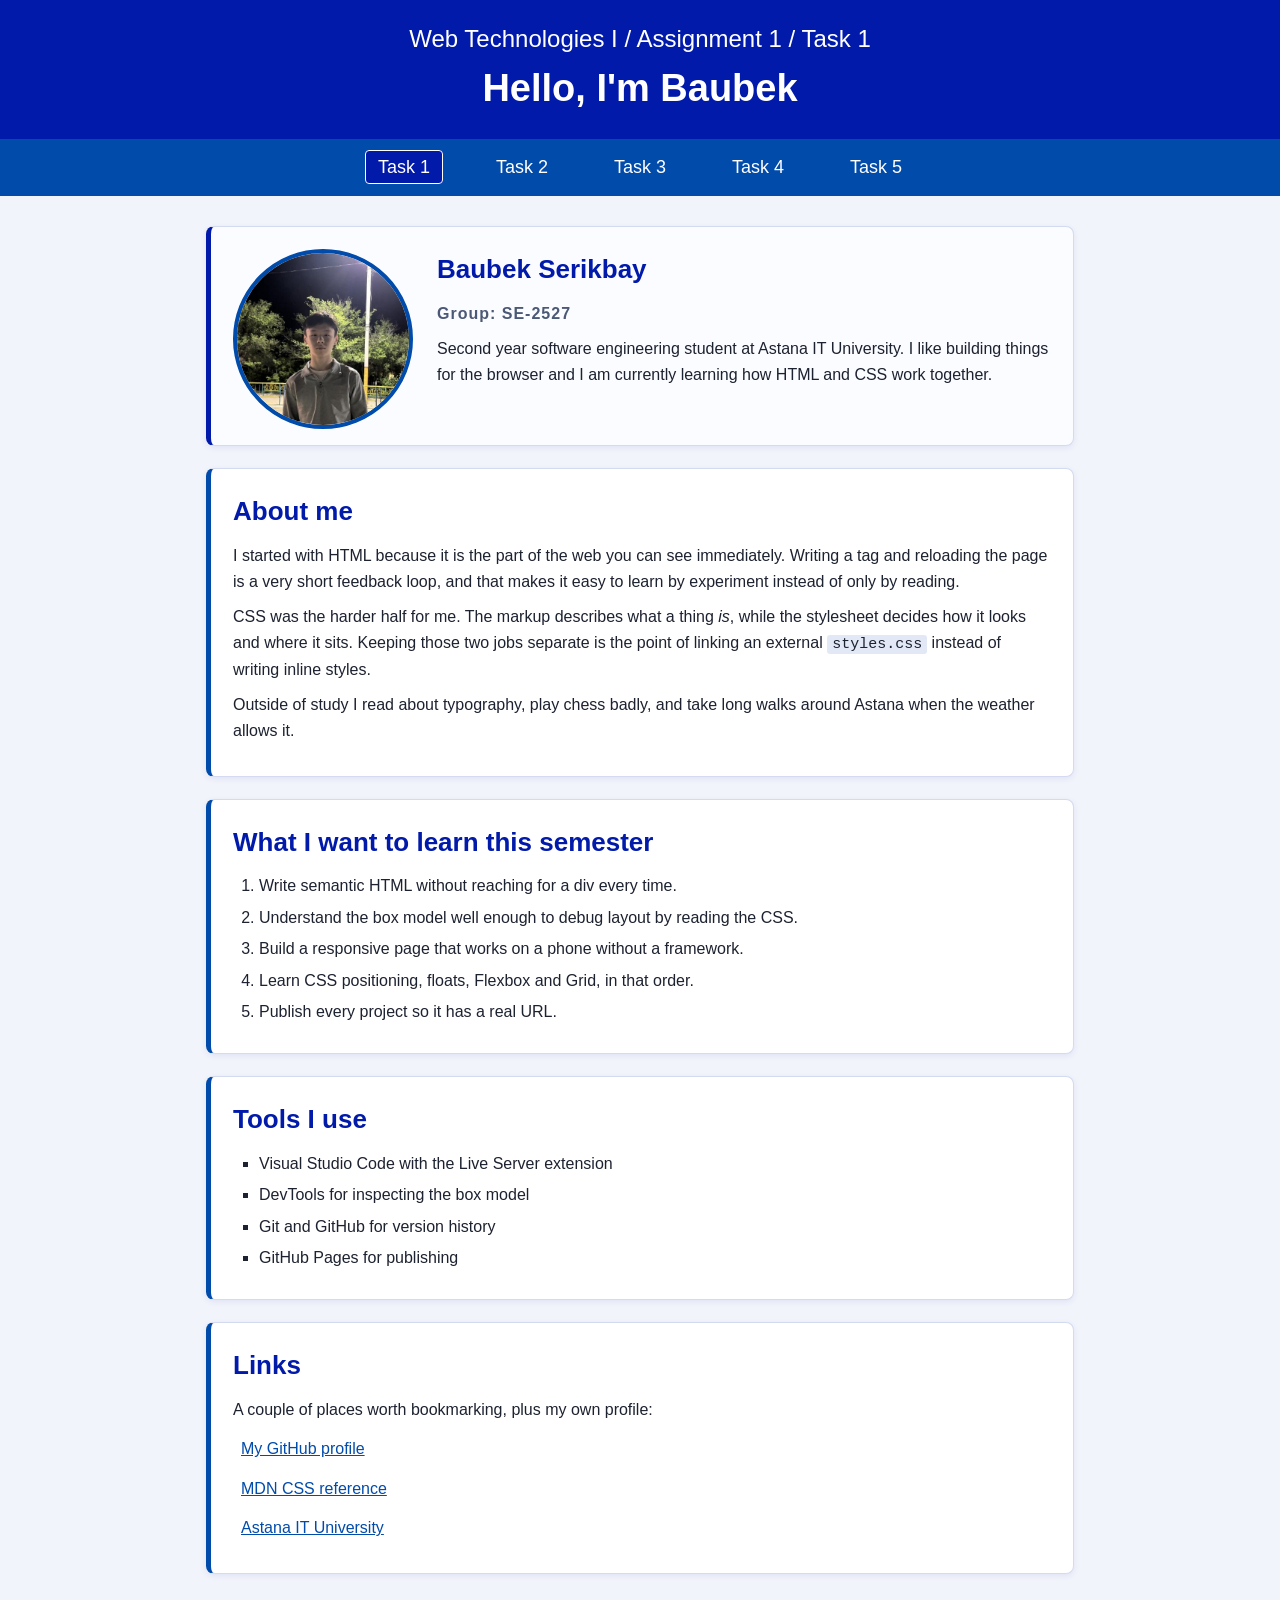
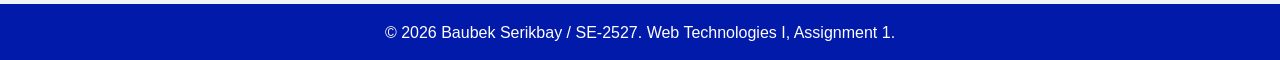
<file: index.html>
<!DOCTYPE html>
<html lang="en">

<head>
    <meta charset="UTF-8">
    <meta name="viewport" content="width=device-width, initial-scale=1.0">
    <title>Task 1 - Personal Webpage</title>
    <link rel="stylesheet" href="./base.css">
    <link rel="stylesheet" href="./navbar.css">
    <link rel="stylesheet" href="./styles.css">
</head>

<body>
    <div class="introduction">
        <p class="title-assignment">Web Technologies I / Assignment 1 / Task 1</p>
        <h1 class="name">Hello, I'm Baubek</h1>
    </div>

    <div class="nav">
        <ul class="nav-links">
            <li class="nav-item"><a class="active" href="./index.html">Task 1</a></li>
            <li class="nav-item"><a href="./task2.html">Task 2</a></li>
            <li class="nav-item"><a href="./exercise1/index.html">Task 3</a></li>
            <li class="nav-item"><a href="./task4.html">Task 4</a></li>
            <li class="nav-item"><a href="./task5.html">Task 5</a></li>
        </ul>
    </div>

    <main class="page">
        <section id="profile-card" class="card profile">
            <img class="profile-photo" src="./assets/profile.jpg"
                alt="Photo of Baubek Serikbay standing on a street at night">
            <div class="profile-info">
                <h2>Baubek Serikbay</h2>
                <p class="group">Group: SE-2527</p>
                <p>Second year software engineering student at Astana IT University. I like building
                    things for the browser and I am currently learning how HTML and CSS work together.</p>
            </div>
        </section>

        <section class="card">
            <h2>About me</h2>
            <p>I started with HTML because it is the part of the web you can see immediately. Writing a
                tag and reloading the page is a very short feedback loop, and that makes it easy to learn
                by experiment instead of only by reading.</p>
            <p>CSS was the harder half for me. The markup describes what a thing <em>is</em>, while the
                stylesheet decides how it looks and where it sits. Keeping those two jobs separate is the
                point of linking an external <code>styles.css</code> instead of writing inline styles.</p>
            <p>Outside of study I read about typography, play chess badly, and take long walks around
                Astana when the weather allows it.</p>
        </section>

        <section class="card">
            <h2>What I want to learn this semester</h2>
            <ol class="goals">
                <li>Write semantic HTML without reaching for a div every time.</li>
                <li>Understand the box model well enough to debug layout by reading the CSS.</li>
                <li>Build a responsive page that works on a phone without a framework.</li>
                <li>Learn CSS positioning, floats, Flexbox and Grid, in that order.</li>
                <li>Publish every project so it has a real URL.</li>
            </ol>
        </section>

        <section class="card">
            <h2>Tools I use</h2>
            <ul class="tools">
                <li>Visual Studio Code with the Live Server extension</li>
                <li>DevTools for inspecting the box model</li>
                <li>Git and GitHub for version history</li>
                <li>GitHub Pages for publishing</li>
            </ul>
        </section>

        <section class="card">
            <h2>Links</h2>
            <p>A couple of places worth bookmarking, plus my own profile:</p>
            <ul class="links">
                <li><a href="https://github.com/winux125" target="_blank" rel="noopener">My GitHub profile</a></li>
                <li><a href="https://developer.mozilla.org/en-US/docs/Web/CSS" target="_blank" rel="noopener">MDN
                        CSS reference</a></li>
                <li><a href="https://astanait.edu.kz/" target="_blank" rel="noopener">Astana IT University</a></li>
            </ul>
        </section>
    </main>

    <footer class="footer">
        <p>&copy; 2026 Baubek Serikbay / SE-2527. Web Technologies I, Assignment 1.</p>
    </footer>
</body>

</html>
</file>
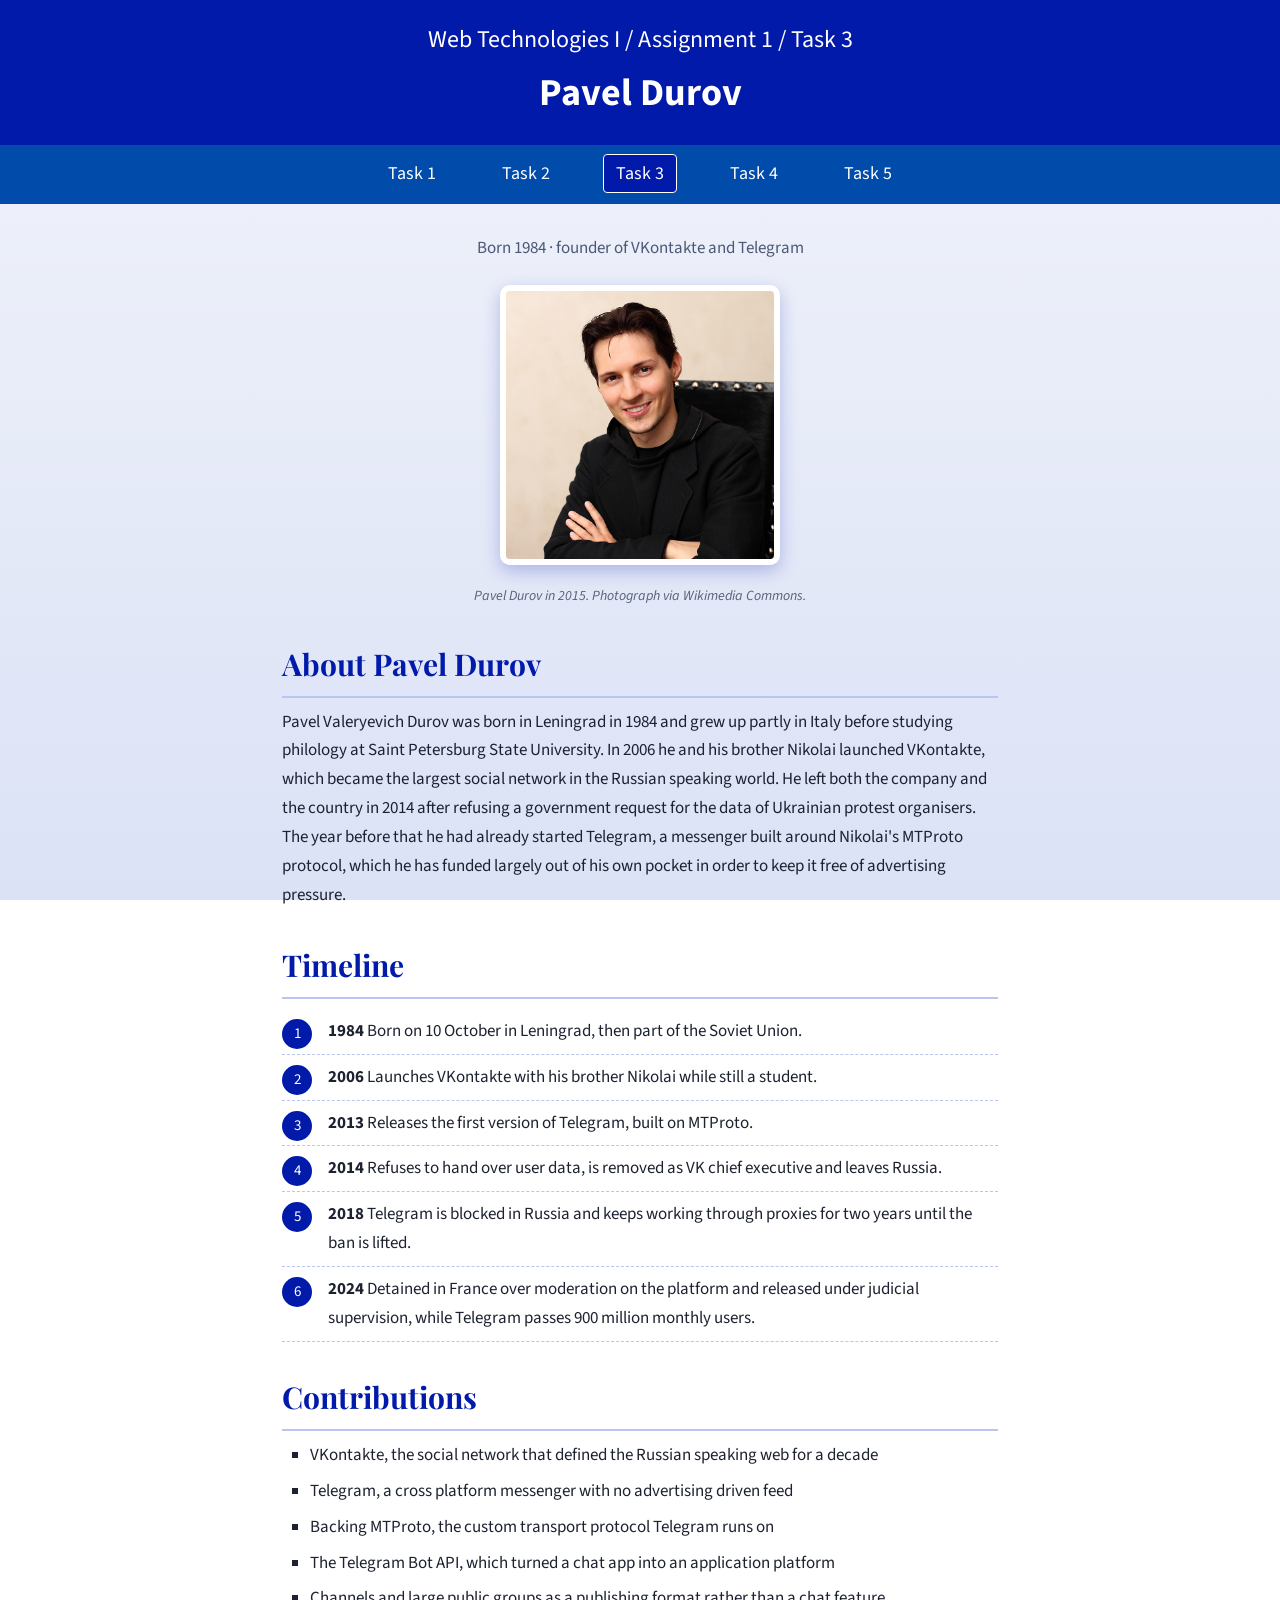
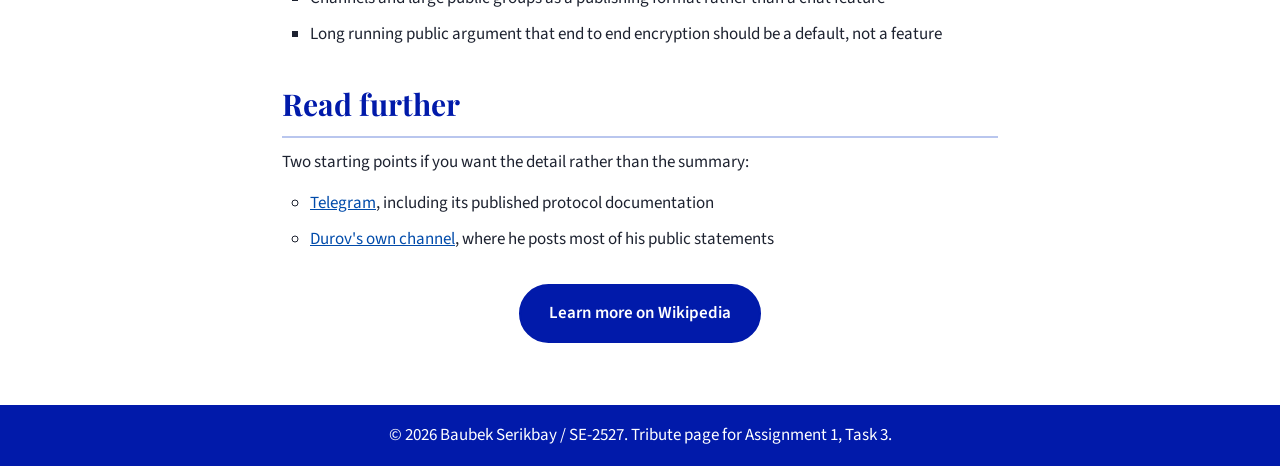
<file: exercise1/index.html>
<!DOCTYPE html>
<html lang="en">

<head>
    <meta charset="UTF-8">
    <meta name="viewport" content="width=device-width, initial-scale=1.0">
    <title>Task 3 - Tribute to Pavel Durov</title>
    <link rel="preconnect" href="https://fonts.googleapis.com">
    <link rel="preconnect" href="https://fonts.gstatic.com" crossorigin>
    <link href="https://fonts.googleapis.com/css2?family=Playfair+Display:wght@600;700&family=Source+Sans+3:wght@400;600&display=swap"
        rel="stylesheet">
    <link rel="stylesheet" href="../base.css">
    <link rel="stylesheet" href="../navbar.css">
    <link rel="stylesheet" href="./styles.css">
</head>

<body>
    <div class="introduction">
        <p class="title-assignment">Web Technologies I / Assignment 1 / Task 3</p>
        <h1 class="name">Pavel Durov</h1>
    </div>

    <div class="nav">
        <ul class="nav-links">
            <li class="nav-item"><a href="../index.html">Task 1</a></li>
            <li class="nav-item"><a href="../task2.html">Task 2</a></li>
            <li class="nav-item"><a class="active" href="./index.html">Task 3</a></li>
            <li class="nav-item"><a href="../task4.html">Task 4</a></li>
            <li class="nav-item"><a href="../task5.html">Task 5</a></li>
        </ul>
    </div>

    <main class="content">
        <h3 class="tagline">Born 1984 &middot; founder of VKontakte and Telegram</h3>

        <figure class="portrait">
            <img src="../assets/durov.jpg" alt="Portrait photograph of Pavel Durov seated in a dark jacket">
            <figcaption>Pavel Durov in 2015. Photograph via Wikimedia Commons.</figcaption>
        </figure>

        <h2>About Pavel Durov</h2>
        <p>Pavel Valeryevich Durov was born in Leningrad in 1984 and grew up partly in Italy before
            studying philology at Saint Petersburg State University. In 2006 he and his brother Nikolai
            launched VKontakte, which became the largest social network in the Russian speaking world.
            He left both the company and the country in 2014 after refusing a government request for the
            data of Ukrainian protest organisers. The year before that he had already started Telegram,
            a messenger built around Nikolai's MTProto protocol, which he has funded largely out of his
            own pocket in order to keep it free of advertising pressure.</p>

        <h2>Timeline</h2>
        <ol class="timeline">
            <li><strong>1984</strong> Born on 10 October in Leningrad, then part of the Soviet Union.</li>
            <li><strong>2006</strong> Launches VKontakte with his brother Nikolai while still a student.</li>
            <li><strong>2013</strong> Releases the first version of Telegram, built on MTProto.</li>
            <li><strong>2014</strong> Refuses to hand over user data, is removed as VK chief executive and
                leaves Russia.</li>
            <li><strong>2018</strong> Telegram is blocked in Russia and keeps working through proxies for
                two years until the ban is lifted.</li>
            <li><strong>2024</strong> Detained in France over moderation on the platform and released
                under judicial supervision, while Telegram passes 900 million monthly users.</li>
        </ol>

        <h2>Contributions</h2>
        <ul class="contributions">
            <li>VKontakte, the social network that defined the Russian speaking web for a decade</li>
            <li>Telegram, a cross platform messenger with no advertising driven feed</li>
            <li>Backing MTProto, the custom transport protocol Telegram runs on</li>
            <li>The Telegram Bot API, which turned a chat app into an application platform</li>
            <li>Channels and large public groups as a publishing format rather than a chat feature</li>
            <li>Long running public argument that end to end encryption should be a default, not a feature</li>
        </ul>

        <h2>Read further</h2>
        <p>Two starting points if you want the detail rather than the summary:</p>
        <ul class="reading">
            <li><a href="https://telegram.org/" target="_blank" rel="noopener">Telegram</a>, including its
                published protocol documentation</li>
            <li><a href="https://t.me/durov" target="_blank" rel="noopener">Durov's own channel</a>, where he
                posts most of his public statements</li>
        </ul>

        <p class="cta">
            <a class="btn" href="https://en.wikipedia.org/wiki/Pavel_Durov" target="_blank" rel="noopener">Learn
                more on Wikipedia</a>
        </p>
    </main>

    <footer class="footer">
        <p>&copy; 2026 Baubek Serikbay / SE-2527. Tribute page for Assignment 1, Task 3.</p>
    </footer>
</body>

</html>
</file>
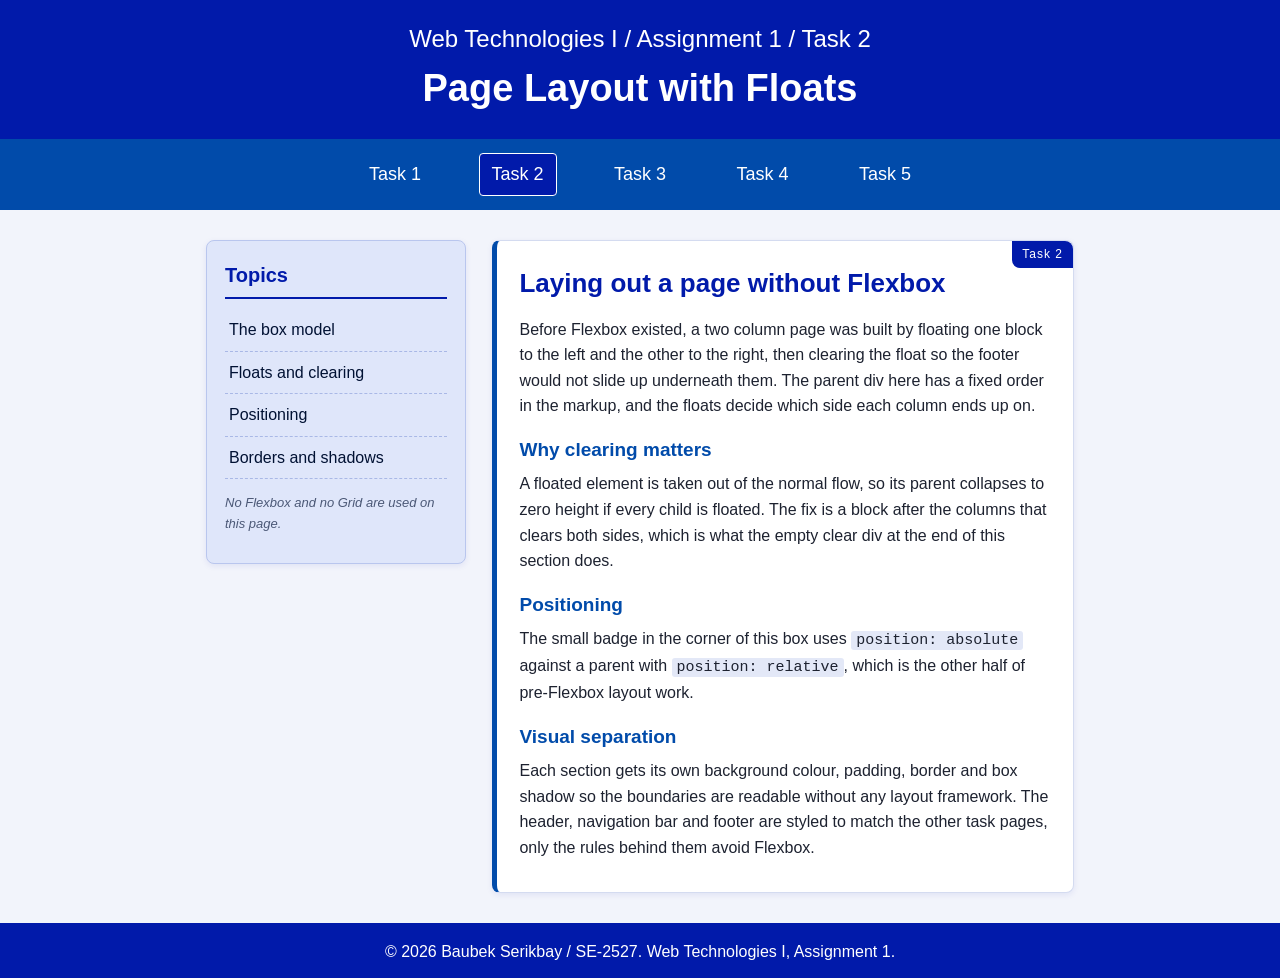
<file: task2.html>
<!DOCTYPE html>
<html lang="en">

<head>
    <meta charset="UTF-8">
    <meta name="viewport" content="width=device-width, initial-scale=1.0">
    <title>Task 2 - Div Layout</title>
    <link rel="stylesheet" href="./task2.css">
</head>

<body>
    <div class="introduction">
        <p class="title-assignment">Web Technologies I / Assignment 1 / Task 2</p>
        <h1 class="name">Page Layout with Floats</h1>
    </div>

    <div class="nav">
        <ul class="nav-links">
            <li class="nav-item"><a href="./index.html">Task 1</a></li>
            <li class="nav-item"><a class="active" href="./task2.html">Task 2</a></li>
            <li class="nav-item"><a href="./exercise1/index.html">Task 3</a></li>
            <li class="nav-item"><a href="./task4.html">Task 4</a></li>
            <li class="nav-item"><a href="./task5.html">Task 5</a></li>
        </ul>
    </div>

    <div class="page">
        <div class="sidebar">
            <h2>Topics</h2>
            <ul class="menu">
                <li><a href="#boxmodel">The box model</a></li>
                <li><a href="#floats">Floats and clearing</a></li>
                <li><a href="#position">Positioning</a></li>
                <li><a href="#shadow">Borders and shadows</a></li>
            </ul>
            <p class="note">No Flexbox and no Grid are used on this page.</p>
        </div>

        <div class="content">
            <h2 id="boxmodel">Laying out a page without Flexbox</h2>
            <p>Before Flexbox existed, a two column page was built by floating one block to the left
                and the other to the right, then clearing the float so the footer would not slide up
                underneath them. The parent div here has a fixed order in the markup, and the floats
                decide which side each column ends up on.</p>

            <h3 id="floats">Why clearing matters</h3>
            <p>A floated element is taken out of the normal flow, so its parent collapses to zero
                height if every child is floated. The fix is a block after the columns that clears both
                sides, which is what the empty clear div at the end of this section does.</p>

            <h3 id="position">Positioning</h3>
            <p>The small badge in the corner of this box uses <code>position: absolute</code> against a
                parent with <code>position: relative</code>, which is the other half of pre-Flexbox
                layout work.</p>

            <h3 id="shadow">Visual separation</h3>
            <p>Each section gets its own background colour, padding, border and box shadow so the
                boundaries are readable without any layout framework. The header, navigation bar and
                footer are styled to match the other task pages, only the rules behind them avoid
                Flexbox.</p>

            <span class="badge">Task 2</span>
        </div>

        <div class="clear"></div>
    </div>

    <div class="footer">
        <p>&copy; 2026 Baubek Serikbay / SE-2527. Web Technologies I, Assignment 1.</p>
    </div>
</body>

</html>
</file>
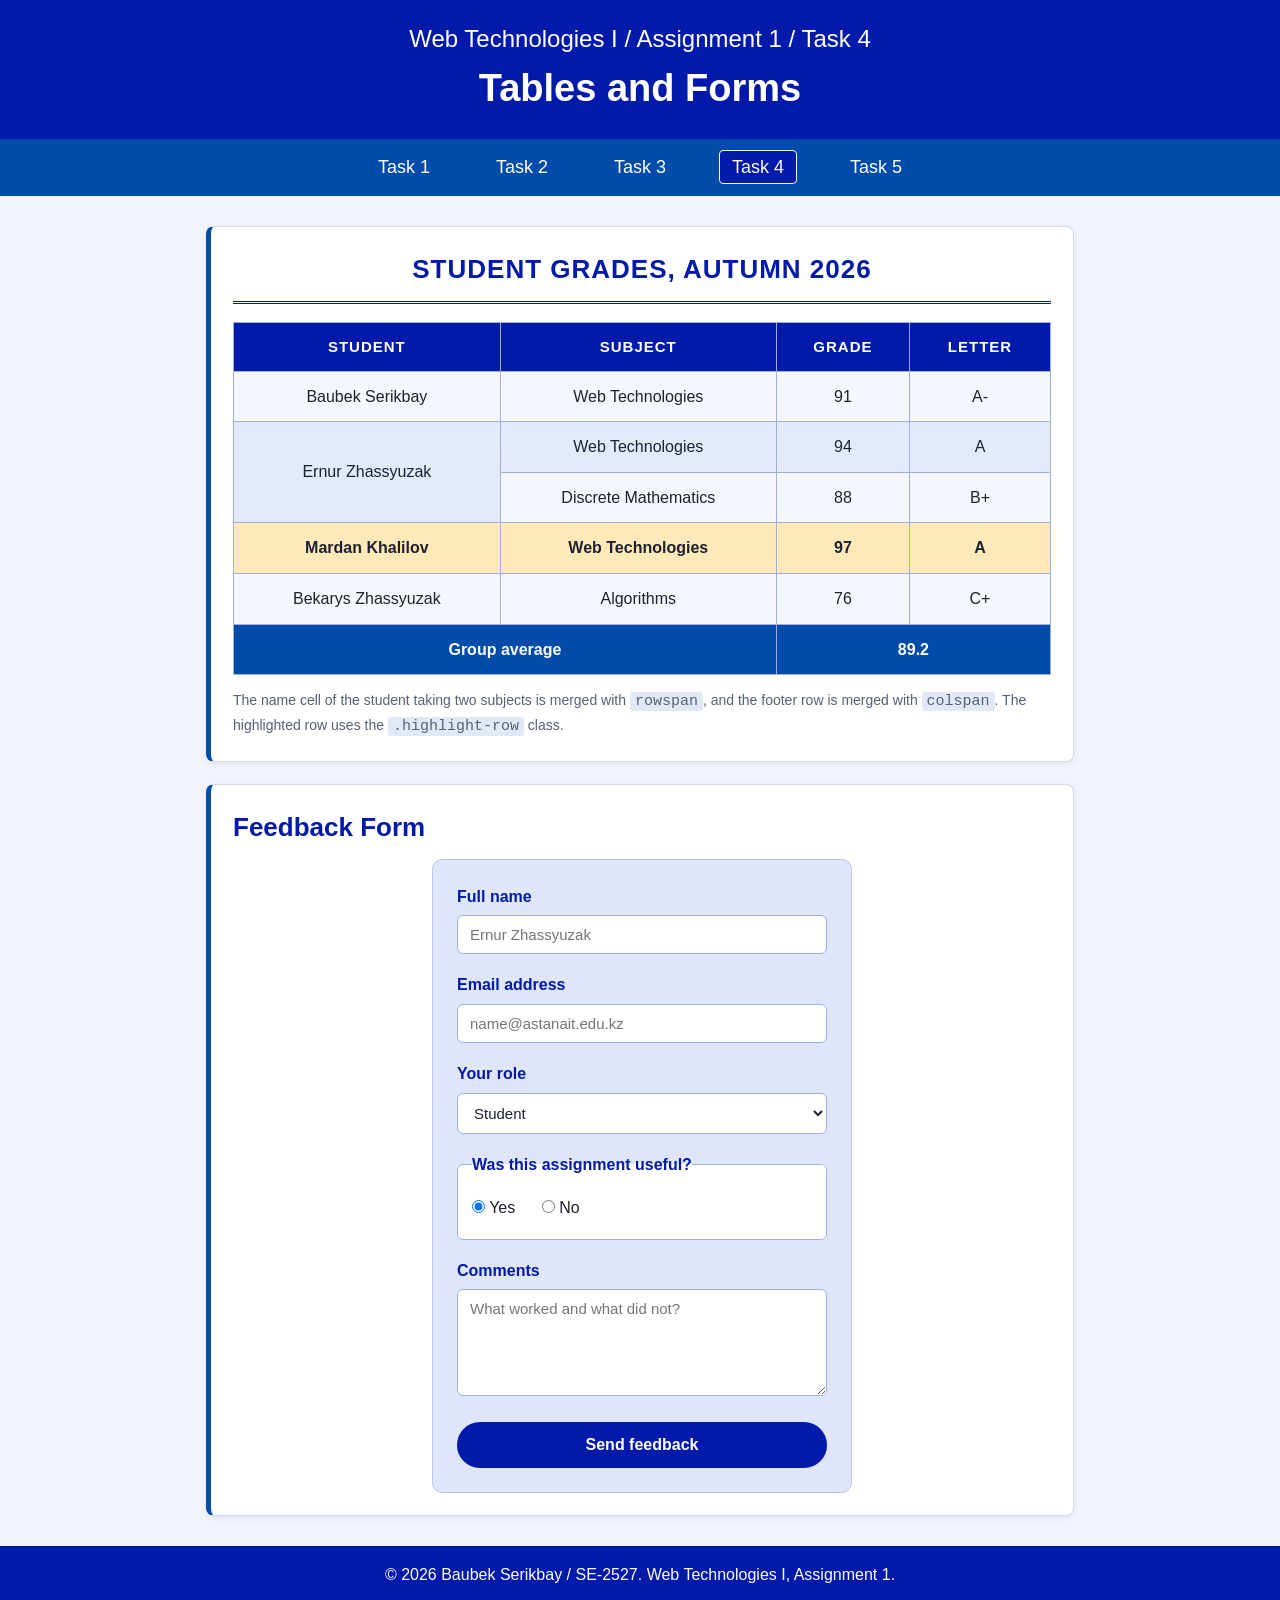
<file: task4.html>
<!DOCTYPE html>
<html lang="en">

<head>
    <meta charset="UTF-8">
    <meta name="viewport" content="width=device-width, initial-scale=1.0">
    <title>Task 4 - Table and Form</title>
    <link rel="stylesheet" href="./base.css">
    <link rel="stylesheet" href="./navbar.css">
    <link rel="stylesheet" href="./task4.css">
</head>

<body>
    <div class="introduction">
        <p class="title-assignment">Web Technologies I / Assignment 1 / Task 4</p>
        <h1 class="name">Tables and Forms</h1>
    </div>

    <div class="nav">
        <ul class="nav-links">
            <li class="nav-item"><a href="./index.html">Task 1</a></li>
            <li class="nav-item"><a href="./task2.html">Task 2</a></li>
            <li class="nav-item"><a href="./exercise1/index.html">Task 3</a></li>
            <li class="nav-item"><a class="active" href="./task4.html">Task 4</a></li>
            <li class="nav-item"><a href="./task5.html">Task 5</a></li>
        </ul>
    </div>

    <main class="page">
        <section class="card">
            <h2 id="grades-heading">Student Grades, Autumn 2026</h2>

            <div class="table-scroll">
                <table class="grades">
                    <thead>
                        <tr>
                            <th>Student</th>
                            <th>Subject</th>
                            <th>Grade</th>
                            <th>Letter</th>
                        </tr>
                    </thead>
                    <tbody>
                        <tr>
                            <td>Baubek Serikbay</td>
                            <td>Web Technologies</td>
                            <td>91</td>
                            <td>A-</td>
                        </tr>
                        <tr>
                            <td rowspan="2">Ernur Zhassyuzak</td>
                            <td>Web Technologies</td>
                            <td>94</td>
                            <td>A</td>
                        </tr>
                        <tr>
                            <td>Discrete Mathematics</td>
                            <td>88</td>
                            <td>B+</td>
                        </tr>
                        <tr class="highlight-row">
                            <td>Mardan Khalilov</td>
                            <td>Web Technologies</td>
                            <td>97</td>
                            <td>A</td>
                        </tr>
                        <tr>
                            <td>Bekarys Zhassyuzak</td>
                            <td>Algorithms</td>
                            <td>76</td>
                            <td>C+</td>
                        </tr>
                    </tbody>
                    <tfoot>
                        <tr>
                            <td colspan="2">Group average</td>
                            <td colspan="2">89.2</td>
                        </tr>
                    </tfoot>
                </table>
            </div>

            <p class="caption">The name cell of the student taking two subjects is merged with
                <code>rowspan</code>, and the footer row is merged with <code>colspan</code>. The
                highlighted row uses the <code>.highlight-row</code> class.</p>
        </section>

        <section class="card">
            <h2>Feedback Form</h2>

            <form id="feedback-form" action="#" method="post">
                <div class="field">
                    <label for="name">Full name</label>
                    <input type="text" id="name" name="name" placeholder="Ernur Zhassyuzak" required>
                </div>

                <div class="field">
                    <label for="email">Email address</label>
                    <input type="email" id="email" name="email" placeholder="name@astanait.edu.kz" required>
                </div>

                <div class="field">
                    <label for="role">Your role</label>
                    <select id="role" name="role">
                        <option value="student">Student</option>
                        <option value="teacher">Teacher</option>
                        <option value="other">Other</option>
                    </select>
                </div>

                <fieldset class="field radio-group">
                    <legend>Was this assignment useful?</legend>
                    <label class="radio-option" for="useful-yes">
                        <input type="radio" id="useful-yes" name="useful" value="yes" checked> Yes
                    </label>
                    <label class="radio-option" for="useful-no">
                        <input type="radio" id="useful-no" name="useful" value="no"> No
                    </label>
                </fieldset>

                <div class="field">
                    <label for="comments">Comments</label>
                    <textarea id="comments" name="comments" rows="5"
                        placeholder="What worked and what did not?"></textarea>
                </div>

                <button class="submit-btn" type="submit">Send feedback</button>
            </form>
        </section>
    </main>

    <footer class="footer">
        <p>&copy; 2026 Baubek Serikbay / SE-2527. Web Technologies I, Assignment 1.</p>
    </footer>
</body>

</html>
</file>
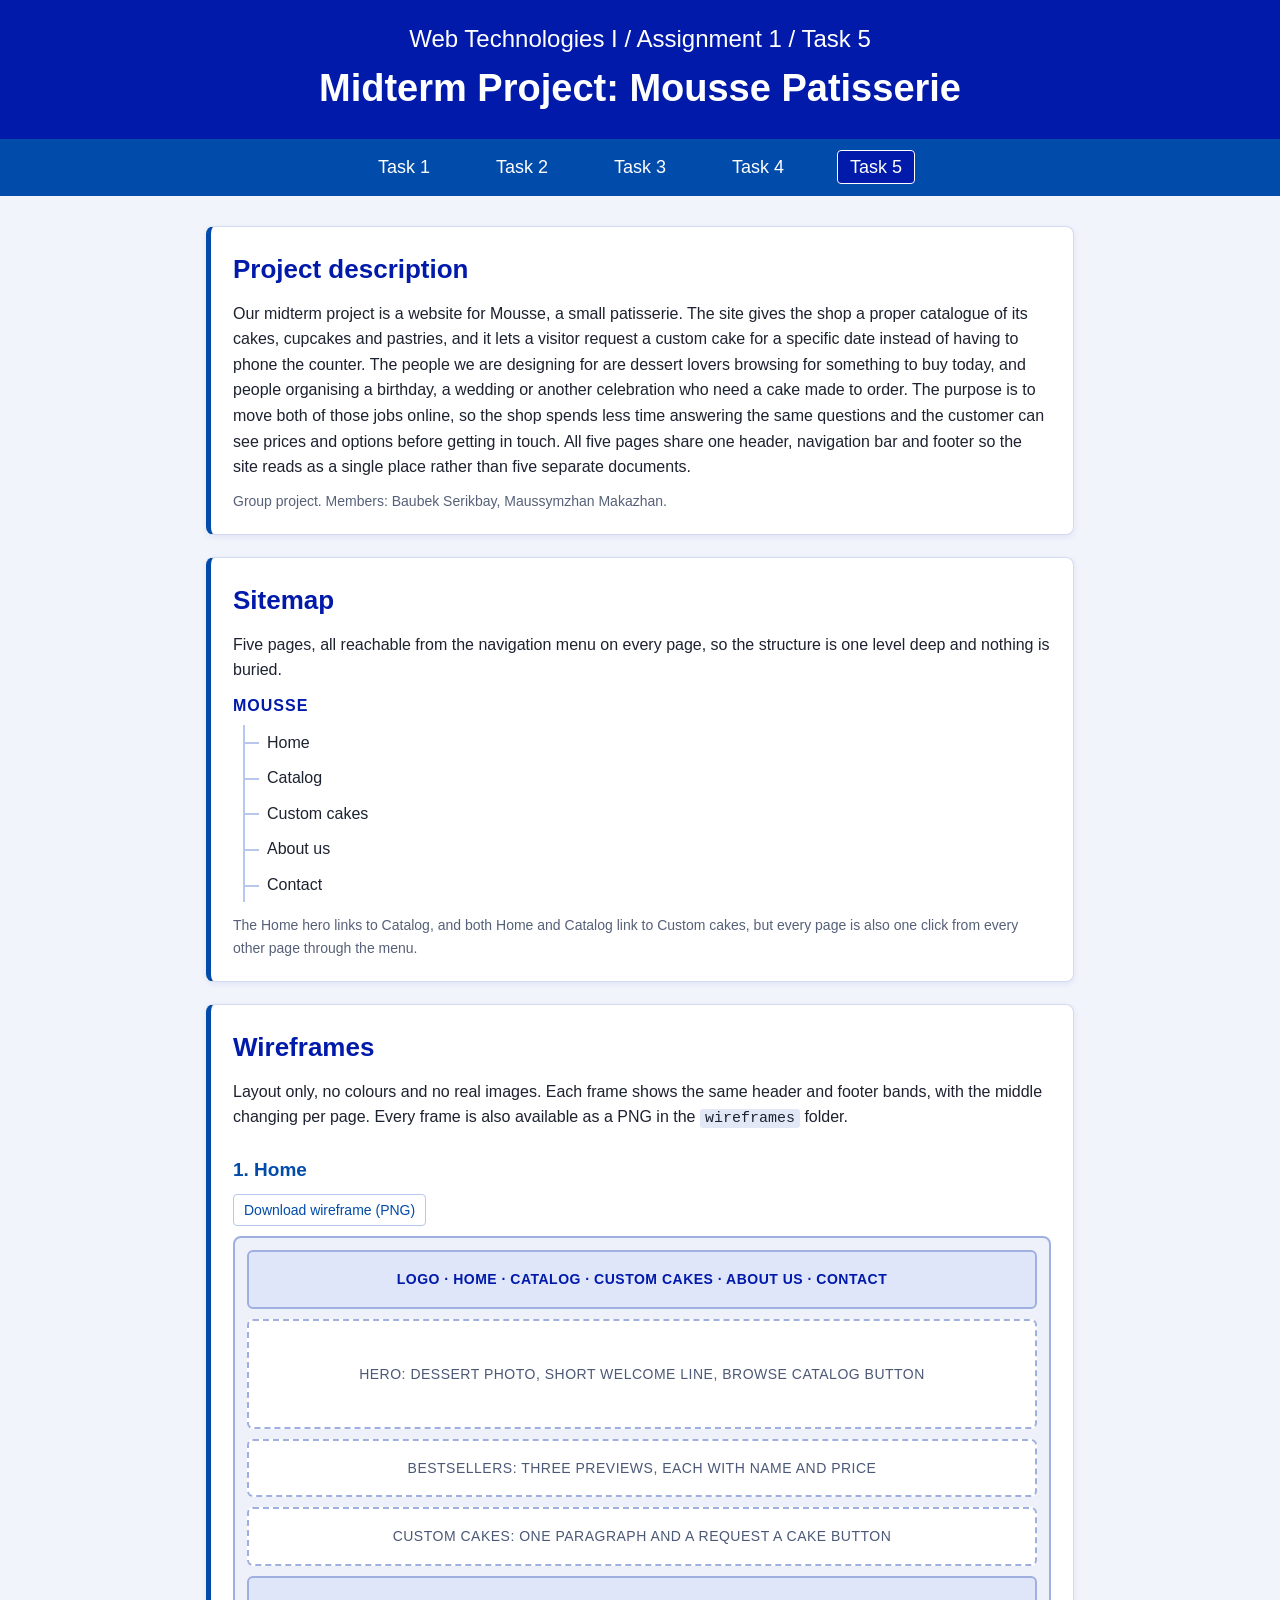
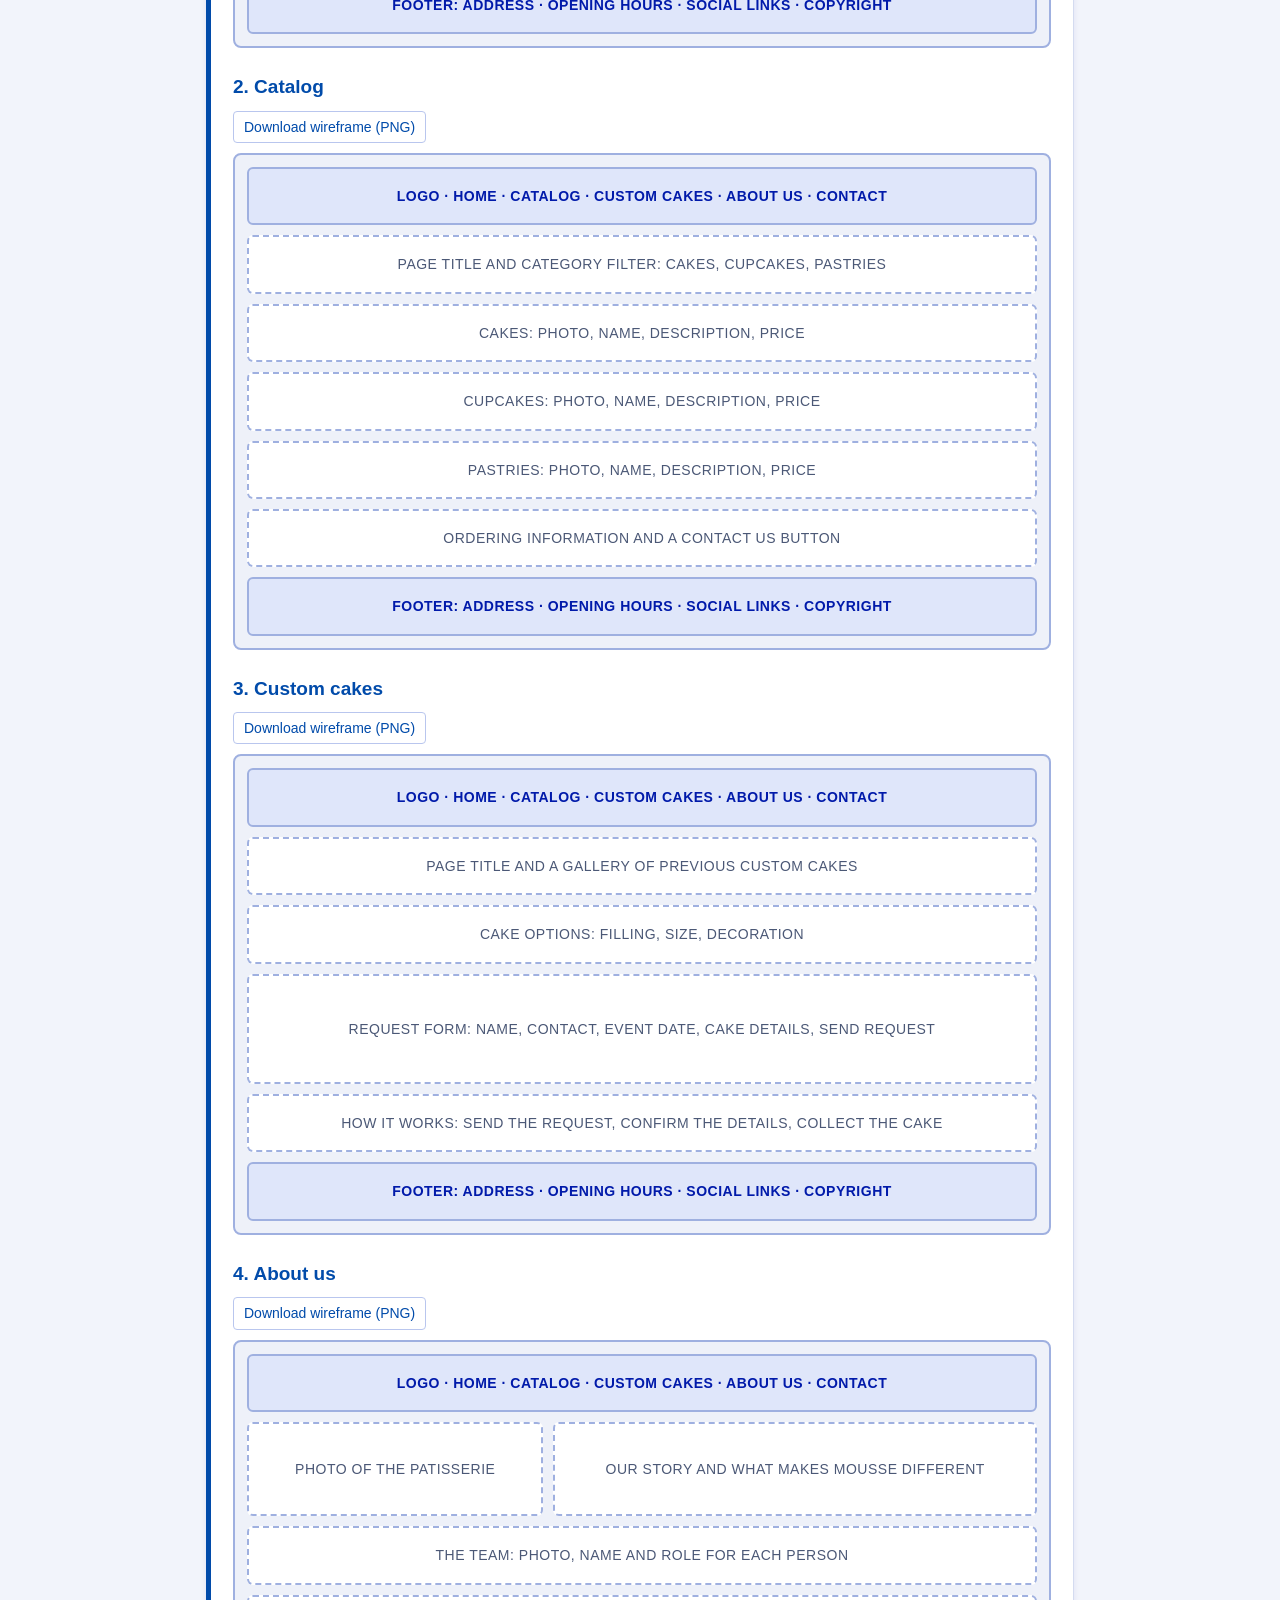
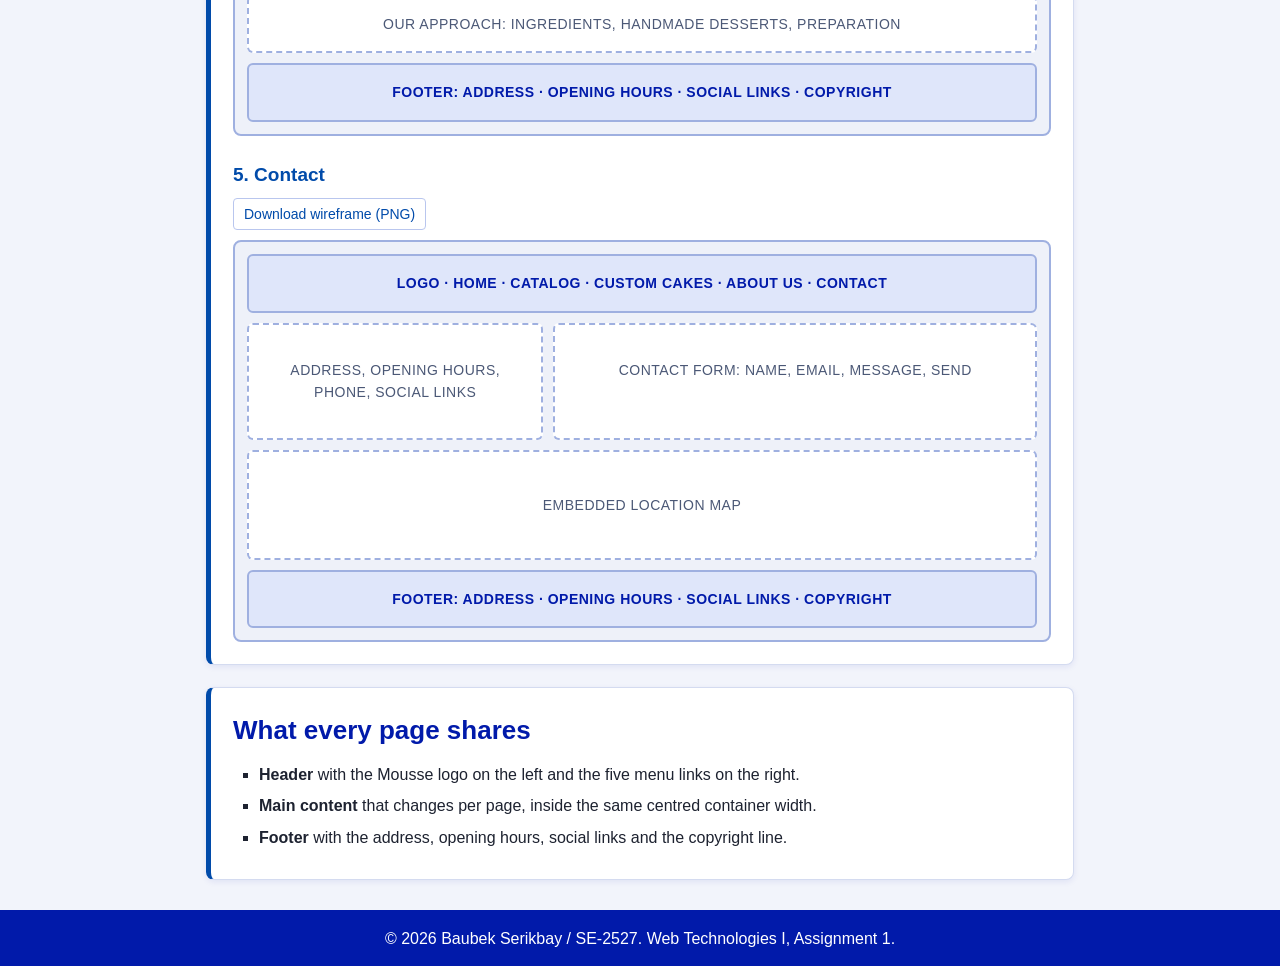
<file: task5.html>
<!DOCTYPE html>
<html lang="en">

<head>
    <meta charset="UTF-8">
    <meta name="viewport" content="width=device-width, initial-scale=1.0">
    <title>Task 5 - Midterm Project and Wireframes</title>
    <link rel="stylesheet" href="./base.css">
    <link rel="stylesheet" href="./navbar.css">
    <link rel="stylesheet" href="./task5.css">
</head>

<body>
    <div class="introduction">
        <p class="title-assignment">Web Technologies I / Assignment 1 / Task 5</p>
        <h1 class="name">Midterm Project: Mousse Patisserie</h1>
    </div>

    <div class="nav">
        <ul class="nav-links">
            <li class="nav-item"><a href="./index.html">Task 1</a></li>
            <li class="nav-item"><a href="./task2.html">Task 2</a></li>
            <li class="nav-item"><a href="./exercise1/index.html">Task 3</a></li>
            <li class="nav-item"><a href="./task4.html">Task 4</a></li>
            <li class="nav-item"><a class="active" href="./task5.html">Task 5</a></li>
        </ul>
    </div>

    <main class="page">
        <section class="card">
            <h2>Project description</h2>
            <p>Our midterm project is a website for Mousse, a small patisserie. The site gives the shop
                a proper catalogue of its cakes, cupcakes and pastries, and it lets a visitor request a
                custom cake for a specific date instead of having to phone the counter. The people we
                are designing for are dessert lovers browsing for something to buy today, and people
                organising a birthday, a wedding or another celebration who need a cake made to order.
                The purpose is to move both of those jobs online, so the shop spends less time answering
                the same questions and the customer can see prices and options before getting in touch.
                All five pages share one header, navigation bar and footer so the site reads as a single
                place rather than five separate documents.</p>

            <p class="meta">Group project. Members: Baubek Serikbay, Maussymzhan Makazhan.</p>
        </section>

        <section class="card">
            <h2>Sitemap</h2>
            <p>Five pages, all reachable from the navigation menu on every page, so the structure is one
                level deep and nothing is buried.</p>

            <ul class="sitemap">
                <li>Mousse
                    <ul>
                        <li>Home</li>
                        <li>Catalog</li>
                        <li>Custom cakes</li>
                        <li>About us</li>
                        <li>Contact</li>
                    </ul>
                </li>
            </ul>

            <p class="meta">The Home hero links to Catalog, and both Home and Catalog link to Custom
                cakes, but every page is also one click from every other page through the menu.</p>
        </section>

        <section class="card">
            <h2>Wireframes</h2>
            <p>Layout only, no colours and no real images. Each frame shows the same header and footer
                bands, with the middle changing per page. Every frame is also available as a PNG in the
                <code>wireframes</code> folder.</p>

            <h3>1. Home</h3>
            <p class="download"><a href="./wireframes/1-home.png" download>Download wireframe (PNG)</a></p>
            <div class="frame">
                <div class="box band">Logo &middot; Home &middot; Catalog &middot; Custom cakes &middot; About us
                    &middot; Contact</div>
                <div class="box tall">Hero: dessert photo, short welcome line, Browse catalog button</div>
                <div class="box">Bestsellers: three previews, each with name and price</div>
                <div class="box">Custom cakes: one paragraph and a Request a cake button</div>
                <div class="box band">Footer: address &middot; opening hours &middot; social links &middot;
                    copyright</div>
            </div>

            <h3>2. Catalog</h3>
            <p class="download"><a href="./wireframes/2-catalog.png" download>Download wireframe (PNG)</a></p>
            <div class="frame">
                <div class="box band">Logo &middot; Home &middot; Catalog &middot; Custom cakes &middot; About us
                    &middot; Contact</div>
                <div class="box">Page title and category filter: Cakes, Cupcakes, Pastries</div>
                <div class="box">Cakes: photo, name, description, price</div>
                <div class="box">Cupcakes: photo, name, description, price</div>
                <div class="box">Pastries: photo, name, description, price</div>
                <div class="box">Ordering information and a Contact us button</div>
                <div class="box band">Footer: address &middot; opening hours &middot; social links &middot;
                    copyright</div>
            </div>

            <h3>3. Custom cakes</h3>
            <p class="download"><a href="./wireframes/3-custom-cakes.png" download>Download wireframe (PNG)</a></p>
            <div class="frame">
                <div class="box band">Logo &middot; Home &middot; Catalog &middot; Custom cakes &middot; About us
                    &middot; Contact</div>
                <div class="box">Page title and a gallery of previous custom cakes</div>
                <div class="box">Cake options: filling, size, decoration</div>
                <div class="box tall">Request form: name, contact, event date, cake details, Send request</div>
                <div class="box">How it works: send the request, confirm the details, collect the cake</div>
                <div class="box band">Footer: address &middot; opening hours &middot; social links &middot;
                    copyright</div>
            </div>

            <h3>4. About us</h3>
            <p class="download"><a href="./wireframes/4-about.png" download>Download wireframe (PNG)</a></p>
            <div class="frame">
                <div class="box band">Logo &middot; Home &middot; Catalog &middot; Custom cakes &middot; About us
                    &middot; Contact</div>
                <div class="row">
                    <div class="box col-left">Photo of the patisserie</div>
                    <div class="box col-right">Our story and what makes Mousse different</div>
                </div>
                <div class="box">The team: photo, name and role for each person</div>
                <div class="box">Our approach: ingredients, handmade desserts, preparation</div>
                <div class="box band">Footer: address &middot; opening hours &middot; social links &middot;
                    copyright</div>
            </div>

            <h3>5. Contact</h3>
            <p class="download"><a href="./wireframes/5-contact.png" download>Download wireframe (PNG)</a></p>
            <div class="frame">
                <div class="box band">Logo &middot; Home &middot; Catalog &middot; Custom cakes &middot; About us
                    &middot; Contact</div>
                <div class="row">
                    <div class="box col-left">Address, opening hours, phone, social links</div>
                    <div class="box col-right">Contact form: name, email, message, Send</div>
                </div>
                <div class="box tall">Embedded location map</div>
                <div class="box band">Footer: address &middot; opening hours &middot; social links &middot;
                    copyright</div>
            </div>
        </section>

        <section class="card">
            <h2>What every page shares</h2>
            <ul class="shared">
                <li><strong>Header</strong> with the Mousse logo on the left and the five menu links on the
                    right.</li>
                <li><strong>Main content</strong> that changes per page, inside the same centred container
                    width.</li>
                <li><strong>Footer</strong> with the address, opening hours, social links and the copyright
                    line.</li>
            </ul>
        </section>
    </main>

    <footer class="footer">
        <p>&copy; 2026 Baubek Serikbay / SE-2527. Web Technologies I, Assignment 1.</p>
    </footer>
</body>

</html>
</file>
<file: base.css>
/* Shared look for every page: reset, typography, header, cards, footer. */

* {
    margin: 0;
    padding: 0;
    box-sizing: border-box;
}

/* element selectors */
body {
    background-color: #f2f4fb;
    color: #1d2230;
    font-family: "Segoe UI", Tahoma, Geneva, sans-serif;
    font-size: 16px;
    line-height: 1.6;
}

h2 {
    font-size: 26px;
    color: #011AAA;
    margin-bottom: 10px;
}

p {
    margin-bottom: 10px;
}

code {
    background-color: #e3e8f7;
    padding: 1px 5px;
    border-radius: 3px;
    font-size: 15px;
}

a {
    color: #014BAA;
}

a:hover {
    color: #011AAA;
    text-decoration: none;
    background-color: #dfe6fa;
}

/* page header, same on every page, only the text changes */
.introduction {
    background-color: #011AAA;
    padding: 20px;
}

.title-assignment {
    text-align: center;
    font-size: 24px;
    color: white;
    margin-bottom: 0;
}

.name {
    text-align: center;
    font-size: 38px;
    color: white;
}

/* content */
.page {
    max-width: 900px;
    margin: 30px auto;
    padding: 0 16px;
}

.card {
    background-color: white;
    border: 1px solid #d4dbf0;
    border-left: 5px solid #014BAA;
    border-radius: 8px;
    padding: 22px;
    margin-bottom: 22px;
    box-shadow: 0 2px 6px rgba(1, 26, 170, 0.08);
}

/* footer */
.footer {
    background-color: #011AAA;
    color: white;
    text-align: center;
    padding: 16px;
}

.footer p {
    margin-bottom: 0;
}

@media (max-width: 600px) {
    .name {
        font-size: 30px;
    }

    .title-assignment {
        font-size: 20px;
    }
}
</file>
<file: navbar.css>
/* Shared navigation bar, linked from every task page. */

.nav {
    background-color: #014BAA;
    padding: 10px;
}

.nav-links {
    display: flex;
    justify-content: center;
    flex-wrap: wrap;
    list-style: none;
}

.nav-links li {
    margin: 4px 20px;
}

.nav-links a {
    color: white;
    text-decoration: none;
    font-size: 18px;
    padding: 6px 12px;
    border-radius: 4px;
    border: 1px solid transparent;
}

.nav-links a:hover {
    background-color: #011AAA;
    border-color: #8fb0ff;
}

.nav-links a.active {
    background-color: #011AAA;
    border-color: white;
}
</file>
<file: styles.css>
/* Task 1 - the personal webpage parts, the shared look is in base.css. */

/* profile card - ID selector */
#profile-card {
    background-color: #fbfcff;
    border-left-color: #011AAA;
    padding-bottom: 48px;
}

.profile {
    text-align: center;
}

.profile-photo {
    max-width: 180px;
    width: 100%;
    border-radius: 50%;
    border: 4px solid #014BAA;
    margin-bottom: 14px;
}

.profile-info .group {
    font-weight: bold;
    color: #4b5876;
    letter-spacing: 1px;
}

/* lists */
.goals {
    list-style-type: decimal;
    padding-left: 26px;
}

.tools {
    list-style-type: square;
    padding-left: 26px;
}

.links {
    list-style-type: none;
}

.goals li,
.tools li,
.links li {
    margin-bottom: 6px;
}

.links a {
    display: inline-block;
    padding: 4px 8px;
    border-radius: 4px;
}

/* wider screens put the photo beside the text */
@media (min-width: 700px) {
    .profile {
        text-align: left;
    }

    .profile-photo {
        float: left;
        margin-right: 24px;
        margin-bottom: 0;
    }

    .profile-info {
        overflow: hidden;
    }
}
</file>
<file: exercise1/styles.css>
/* Task 3 - tribute page, adds Playfair Display for headings and Source Sans 3 for text. */

body {
    background: linear-gradient(180deg, #f2f4fb 0%, #dbe2f6 100%);
    background-attachment: fixed;
    font-family: "Source Sans 3", "Segoe UI", sans-serif;
    font-size: 17px;
    line-height: 1.7;
}

.tagline {
    text-align: center;
    font-weight: 400;
    font-size: 17px;
    color: #4b5876;
    margin-bottom: 22px;
}

/* content container */
.content {
    max-width: 760px;
    margin: 0 auto;
    padding: 30px 22px 50px;
}

.content h2 {
    font-family: "Playfair Display", Georgia, serif;
    font-size: 30px;
    color: #011AAA;
    margin: 30px 0 10px;
    border-bottom: 2px solid #b9c6ee;
    padding-bottom: 6px;
}

.content p {
    margin-bottom: 12px;
}

/* portrait */
.portrait {
    text-align: center;
    margin-bottom: 10px;
}

.portrait img {
    max-width: 280px;
    width: 100%;
    border: 6px solid white;
    border-radius: 10px;
    box-shadow: 0 6px 18px rgba(1, 26, 170, 0.25);
}

.portrait figcaption {
    font-size: 14px;
    color: #566078;
    margin-top: 10px;
    font-style: italic;
}

/* lists */
.timeline {
    list-style-type: none;
    counter-reset: step;
}

.timeline li {
    counter-increment: step;
    position: relative;
    padding: 8px 0 8px 46px;
    border-bottom: 1px dashed #b9c6ee;
}

.timeline li::before {
    content: counter(step);
    position: absolute;
    left: 0;
    top: 10px;
    width: 30px;
    height: 30px;
    line-height: 30px;
    text-align: center;
    background-color: #011AAA;
    color: white;
    border-radius: 50%;
    font-size: 15px;
}

.contributions {
    list-style-type: square;
    padding-left: 28px;
}

.reading {
    list-style-type: circle;
    padding-left: 28px;
}

.contributions li,
.reading li {
    margin-bottom: 7px;
}

/* links and the learn more button */
.content a {
    color: #014BAA;
    text-decoration: underline;
}

.content a:hover {
    color: #011AAA;
    background-color: #dfe6fa;
}

.cta {
    text-align: center;
    margin-top: 30px;
}

/* needs to be as specific as .content a above, or the link colour wins */
.content a.btn {
    display: inline-block;
    background-color: #011AAA;
    color: white;
    font-weight: 600;
    text-decoration: none;
    padding: 13px 28px;
    border: 2px solid #011AAA;
    border-radius: 30px;
}

.content a.btn:hover {
    background-color: white;
    color: #011AAA;
}

@media (max-width: 600px) {
    .content h2 {
        font-size: 25px;
    }
}
</file>
<file: task2.css>
/* Task 2 - floats only, so the shared styles are copied here instead of linked. */

* {
    margin: 0;
    padding: 0;
    box-sizing: border-box;
}

body {
    background-color: #f2f4fb;
    color: #1d2230;
    font-family: "Segoe UI", Tahoma, Geneva, sans-serif;
    font-size: 16px;
    line-height: 1.6;
}

p {
    margin-bottom: 10px;
}

code {
    background-color: #e3e8f7;
    padding: 1px 5px;
    border-radius: 3px;
    font-size: 15px;
}

/* header, same style as the other pages */
.introduction {
    background-color: #011AAA;
    padding: 20px;
}

.title-assignment {
    text-align: center;
    font-size: 24px;
    color: white;
    margin-bottom: 0;
}

.name {
    text-align: center;
    font-size: 38px;
    color: white;
}

/* navigation bar, centred with inline-block instead of flex */
.nav {
    background-color: #014BAA;
    padding: 10px;
    text-align: center;
}

.nav-links {
    list-style: none;
}

.nav-item {
    display: inline-block;
    margin: 4px 20px;
}

.nav-links a {
    display: inline-block;
    color: white;
    text-decoration: none;
    font-size: 18px;
    padding: 6px 12px;
    border-radius: 4px;
    border: 1px solid transparent;
}

.nav-links a:hover {
    background-color: #011AAA;
    border-color: #8fb0ff;
}

.nav-links a.active {
    background-color: #011AAA;
    border-color: white;
}

/* two column area */
.page {
    max-width: 900px;
    margin: 30px auto;
    padding: 0 16px;
}

.sidebar {
    float: left;
    width: 30%;
    background-color: #dfe6fa;
    padding: 18px;
    border: 1px solid #b9c6ee;
    border-radius: 8px;
    box-shadow: 0 2px 6px rgba(1, 26, 170, 0.08);
}

.sidebar h2 {
    font-size: 20px;
    color: #011AAA;
    margin-bottom: 10px;
    border-bottom: 2px solid #011AAA;
    padding-bottom: 6px;
}

.menu {
    list-style-type: none;
    margin-bottom: 14px;
}

.menu li {
    border-bottom: 1px dashed #a9b8e6;
}

.menu a {
    display: block;
    padding: 8px 4px;
    color: #013;
    text-decoration: none;
}

.menu a:hover {
    background-color: #011AAA;
    color: white;
    padding-left: 12px;
}

.note {
    font-size: 13px;
    color: #4b5876;
    font-style: italic;
}

.content {
    float: right;
    width: 67%;
    position: relative;
    background-color: white;
    padding: 22px;
    border: 1px solid #d4dbf0;
    border-left: 5px solid #014BAA;
    border-radius: 8px;
    box-shadow: 0 2px 6px rgba(1, 26, 170, 0.08);
}

.content h2 {
    font-size: 26px;
    color: #011AAA;
    margin-bottom: 12px;
}

.content h3 {
    font-size: 19px;
    color: #014BAA;
    margin: 16px 0 6px;
}

.badge {
    position: absolute;
    top: 0;
    right: 0;
    background-color: #011AAA;
    color: white;
    font-size: 12px;
    letter-spacing: 1px;
    padding: 4px 10px;
    border-radius: 0 8px 0 8px;
}

/* clears the two floated columns so the footer stays below them */
.clear {
    clear: both;
}

/* footer */
.footer {
    background-color: #011AAA;
    color: white;
    text-align: center;
    padding: 16px;
}

.footer p {
    margin-bottom: 0;
}

/* narrow screens stack the columns instead of floating them */
@media (max-width: 720px) {

    .sidebar,
    .content {
        float: none;
        width: 100%;
    }

    .sidebar {
        margin-bottom: 16px;
    }

    .name {
        font-size: 30px;
    }

    .title-assignment {
        font-size: 20px;
    }
}
</file>
<file: task4.css>
/* Task 4 - grade table and feedback form, the shared look is in base.css. */

/* heading above the table, styled with an ID selector */
#grades-heading {
    text-align: center;
    color: #011AAA;
    text-transform: uppercase;
    letter-spacing: 1px;
    border-bottom: 3px double #011AAA;
    padding-bottom: 10px;
    margin-bottom: 18px;
}

/* table */
.table-scroll {
    overflow-x: auto;
}

.grades {
    width: 100%;
    border-collapse: collapse;
}

.grades th,
.grades td {
    border: 1px solid #9fb0e0;
    padding: 12px 14px;
    text-align: center;
    vertical-align: middle;
}

.grades thead th {
    background-color: #011AAA;
    color: white;
    font-size: 15px;
    letter-spacing: 1px;
    text-transform: uppercase;
}

.grades tbody tr:nth-child(odd) {
    background-color: #f5f7fe;
}

.grades tbody tr:nth-child(even) {
    background-color: #e4eafb;
}

.grades tbody tr:hover {
    background-color: #d0dbf8;
}

.grades tbody tr.highlight-row {
    background-color: #ffe9b8;
    font-weight: bold;
}

.grades tfoot td {
    background-color: #014BAA;
    color: white;
    font-weight: bold;
}

.caption {
    font-size: 14px;
    color: #566078;
    margin-top: 14px;
    margin-bottom: 0;
}

/* form, centred with a fixed width */
#feedback-form {
    width: 420px;
    max-width: 100%;
    margin: 0 auto;
    background-color: #dfe6fa;
    border: 1px solid #b9c6ee;
    border-radius: 10px;
    padding: 24px;
}

.field {
    margin-bottom: 18px;
}

.field label,
.radio-group legend {
    display: block;
    font-weight: bold;
    color: #011AAA;
    margin-bottom: 6px;
}

#feedback-form input[type="text"],
#feedback-form input[type="email"],
#feedback-form select,
#feedback-form textarea {
    width: 100%;
    padding: 10px 12px;
    font-family: inherit;
    font-size: 15px;
    color: #1d2230;
    background-color: white;
    border: 1px solid #9fb0e0;
    border-radius: 6px;
}

#feedback-form textarea {
    resize: vertical;
}

#feedback-form input:focus,
#feedback-form select:focus,
#feedback-form textarea:focus {
    outline: none;
    border-color: #011AAA;
    box-shadow: 0 0 0 3px rgba(1, 26, 170, 0.18);
}

.radio-group {
    border: 1px solid #9fb0e0;
    border-radius: 6px;
    padding: 12px 14px;
    background-color: white;
}

.radio-group label.radio-option {
    display: inline-block;
    font-weight: normal;
    color: #1d2230;
    margin-right: 22px;
    cursor: pointer;
}

.submit-btn {
    display: block;
    width: 100%;
    padding: 12px;
    font-family: inherit;
    font-size: 16px;
    font-weight: bold;
    color: white;
    background-color: #011AAA;
    border: 2px solid #011AAA;
    border-radius: 30px;
    cursor: pointer;
}

.submit-btn:hover {
    background-color: white;
    color: #011AAA;
}
</file>
<file: task5.css>
/* Task 5 - midterm proposal and wireframes, the shared look is in base.css. */

.page h3 {
    font-size: 19px;
    color: #014BAA;
    margin: 24px 0 8px;
}

.meta {
    font-size: 14px;
    color: #566078;
    margin-bottom: 0;
}

.download {
    font-size: 14px;
    margin-bottom: 10px;
}

.download a {
    display: inline-block;
    padding: 4px 10px;
    border: 1px solid #b9c6ee;
    border-radius: 4px;
    text-decoration: none;
}

/* sitemap */
.sitemap {
    list-style-type: none;
    margin-bottom: 12px;
}

.sitemap > li {
    font-weight: bold;
    color: #011AAA;
    letter-spacing: 1px;
    text-transform: uppercase;
}

.sitemap ul {
    list-style-type: none;
    margin-top: 6px;
    margin-left: 10px;
    padding-left: 18px;
    border-left: 2px solid #b9c6ee;
}

.sitemap ul li {
    position: relative;
    padding: 5px 0 5px 4px;
    font-weight: normal;
    color: #1d2230;
    text-transform: none;
    letter-spacing: 0;
}

/* the short horizontal tick joining each page to the vertical trunk */
.sitemap ul li::before {
    content: "";
    position: absolute;
    left: -18px;
    top: 50%;
    width: 14px;
    border-top: 2px solid #b9c6ee;
}

/* wireframes, layout only so everything stays grey */
.frame {
    background-color: #eef1f9;
    border: 2px solid #9fb0e0;
    border-radius: 8px;
    padding: 12px;
}

.box {
    background-color: white;
    border: 2px dashed #9fb0e0;
    border-radius: 6px;
    padding: 16px 12px;
    margin-bottom: 10px;
    text-align: center;
    font-size: 14px;
    color: #4b5876;
    text-transform: uppercase;
    letter-spacing: 0.5px;
}

.box:last-child {
    margin-bottom: 0;
}

/* header and footer bands, solid so the repeated parts are obvious */
.band {
    background-color: #dfe6fa;
    border-style: solid;
    color: #011AAA;
    font-weight: bold;
}

/* taller blocks such as a hero, a form or a map */
.tall {
    padding: 42px 12px;
}

/* two column rows inside a wireframe */
.row {
    display: flex;
    gap: 10px;
    margin-bottom: 10px;
}

.row .box {
    margin-bottom: 0;
}

.col-left {
    width: 38%;
    padding: 34px 12px;
}

.col-right {
    width: 62%;
    padding: 34px 12px;
}

/* shared elements list */
.shared {
    list-style-type: square;
    padding-left: 26px;
}

.shared li {
    margin-bottom: 6px;
}

@media (max-width: 600px) {
    .row {
        display: block;
    }

    .col-left,
    .col-right {
        width: 100%;
        margin-bottom: 10px;
        padding: 22px 12px;
    }

    .row .box:last-child {
        margin-bottom: 0;
    }
}
</file>
